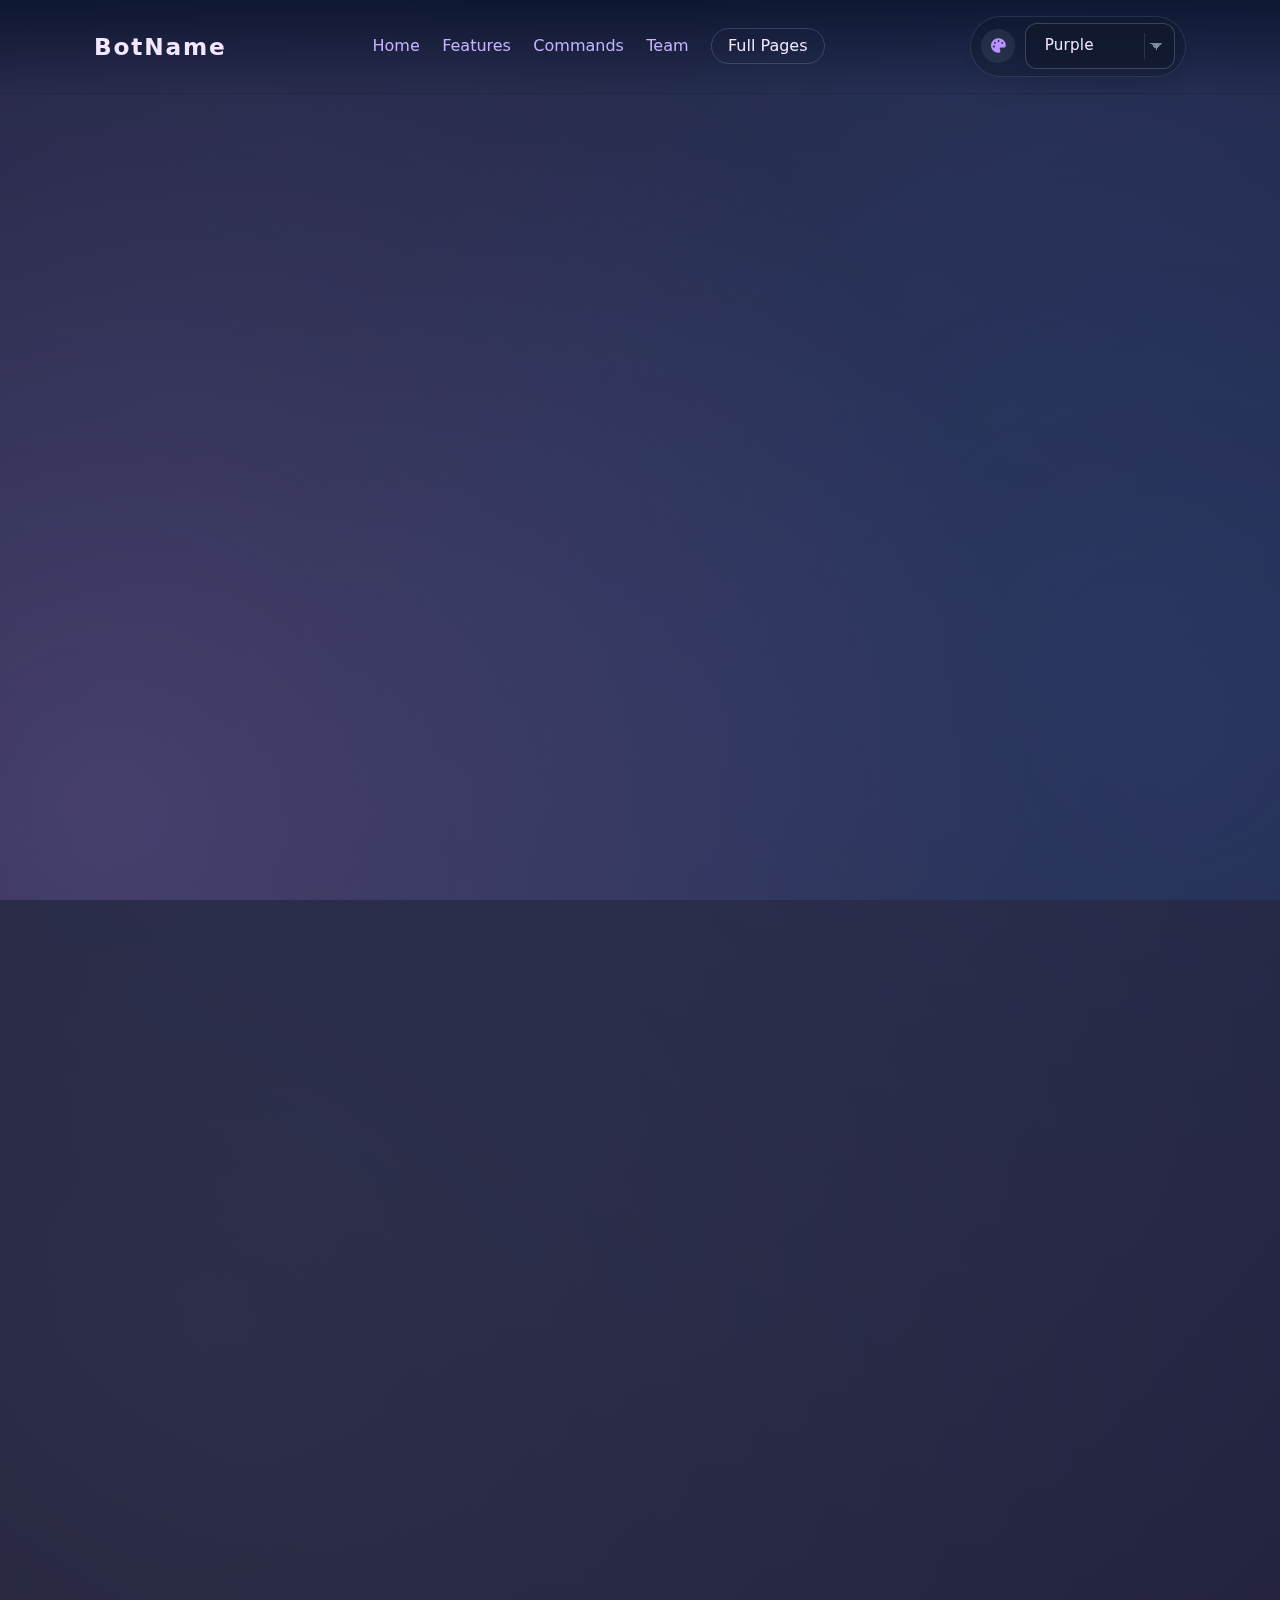
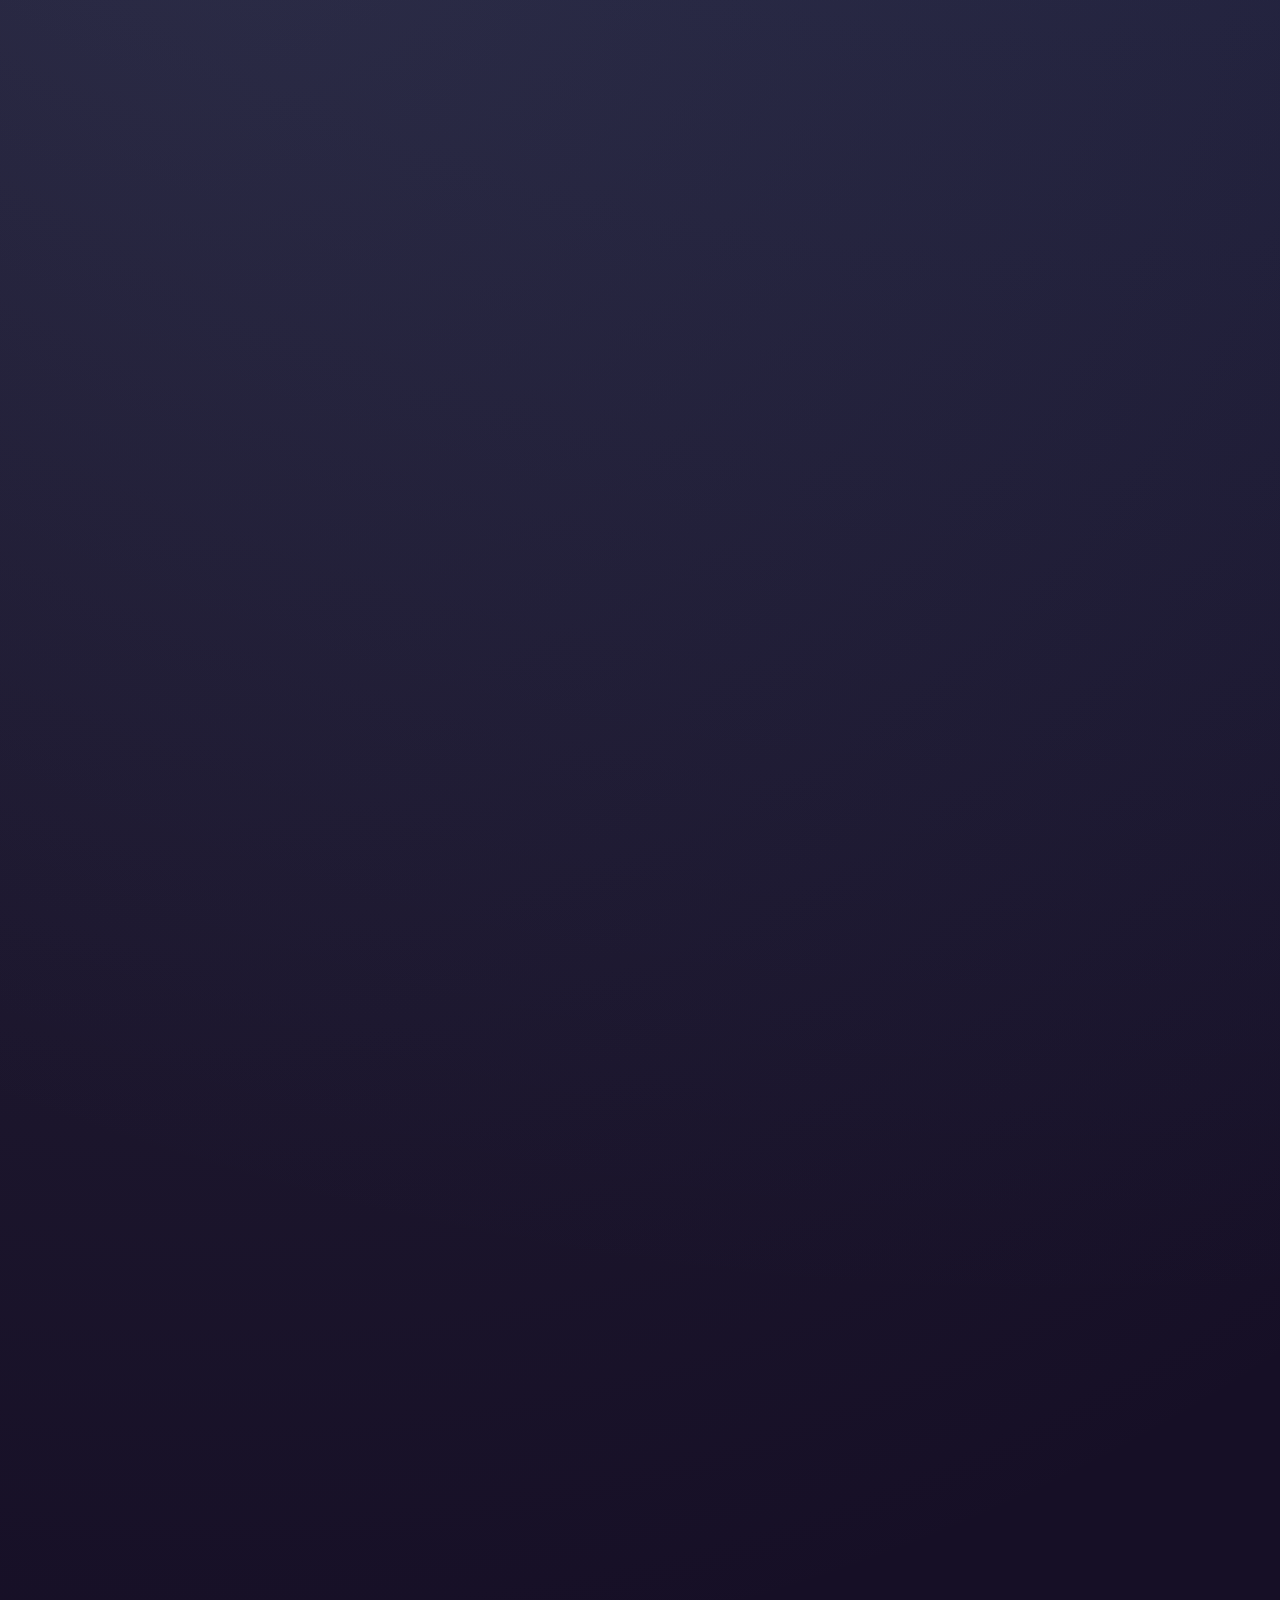
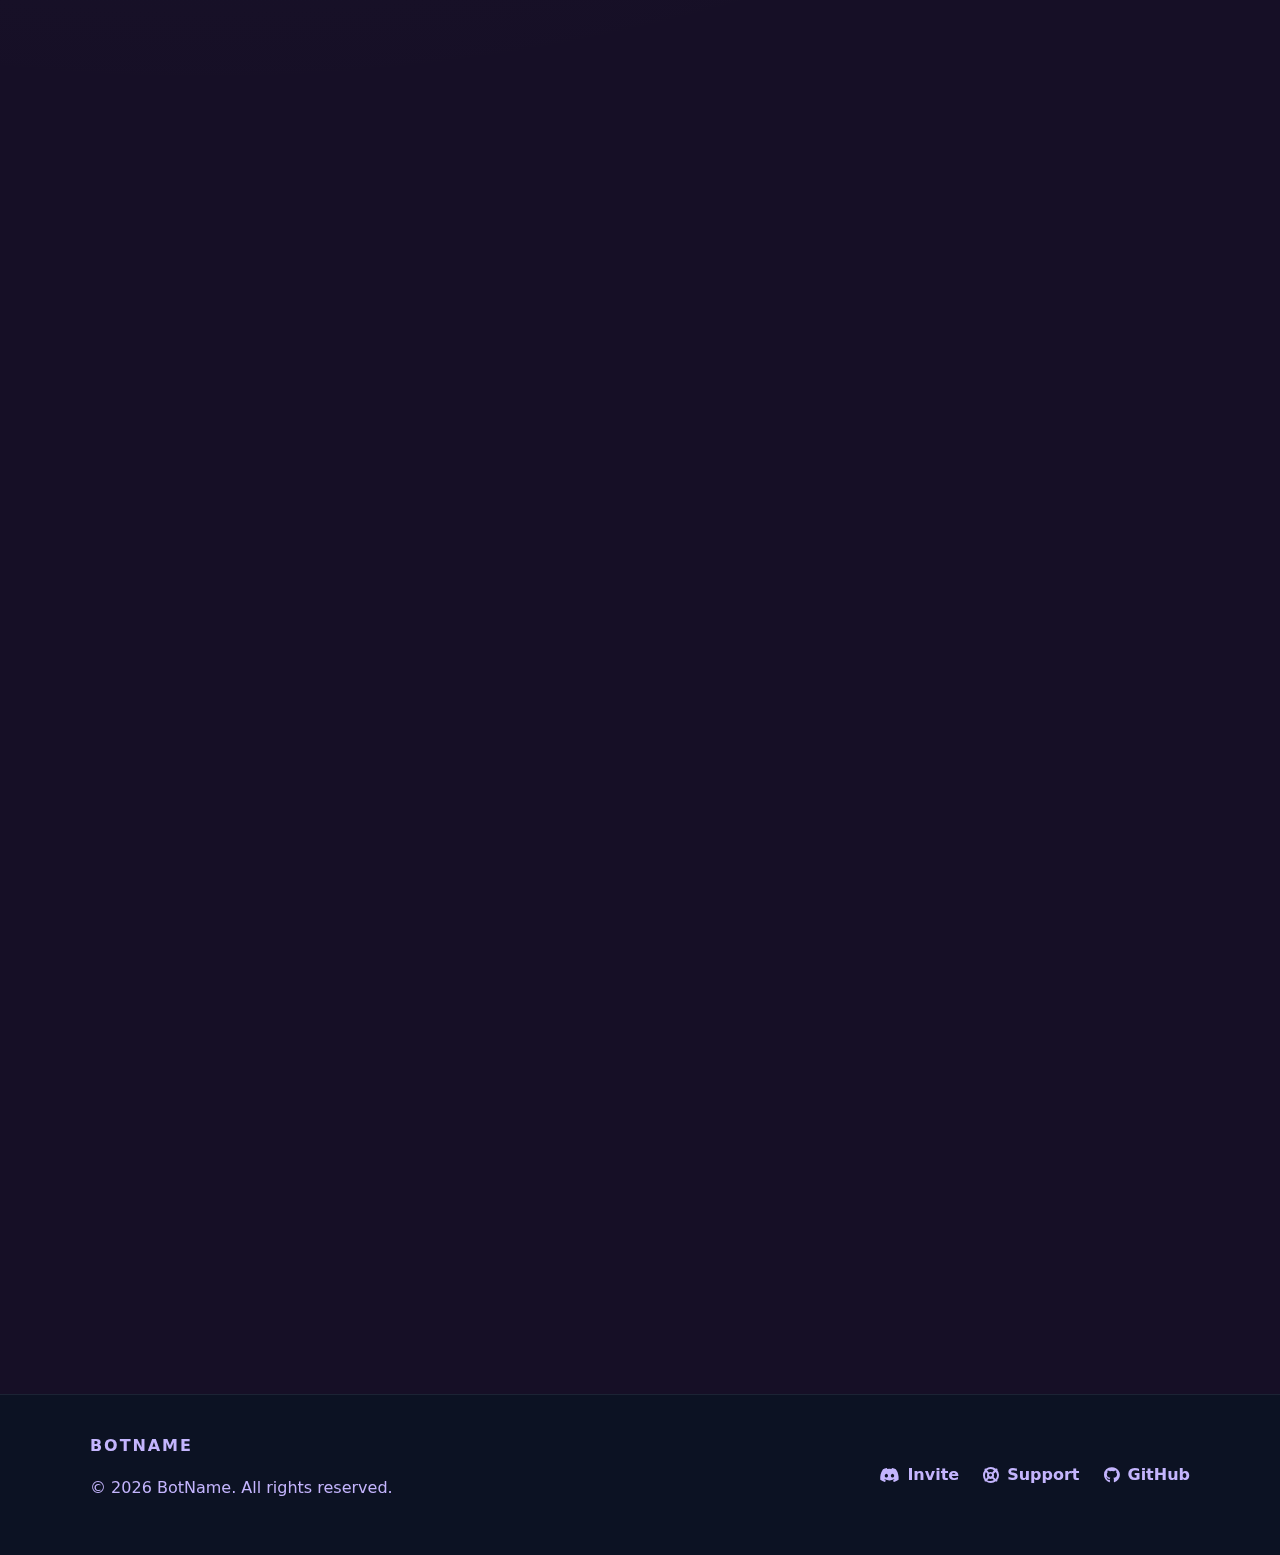
<file: index.html>
<!DOCTYPE html>
<html lang="en">
<head>
    <meta charset="UTF-8">
    <meta name="viewport" content="width=device-width, initial-scale=1.0">
    <title>Discord Bot Template</title>
    <link rel="preconnect" href="https://cdnjs.cloudflare.com" crossorigin>
    <link rel="stylesheet" href="https://cdnjs.cloudflare.com/ajax/libs/font-awesome/6.5.2/css/all.min.css" crossorigin="anonymous" referrerpolicy="no-referrer">
    <link rel="stylesheet" href="style.css">
    <script defer src="settings.js"></script>
    <script defer src="script.js"></script>
</head>
<body data-page="home">
    <header class="site-header">
        <div class="container nav-container">
            <a class="logo" href="#hero" data-setting="botName" data-alt-href="index.html#hero">BotName</a>
            <nav class="main-nav" aria-label="Primary">
                <ul>
                    <li><a class="nav-link" href="#hero" data-alt-href="index.html#hero">Home</a></li>
                    <li><a class="nav-link" href="#features" data-alt-href="index.html#features">Features</a></li>
                    <li><a class="nav-link" href="#commands" data-alt-href="index.html#commands">Commands</a></li>
                    <li><a class="nav-link" href="#team" data-alt-href="index.html#team">Team</a></li>
                    <li><a class="nav-link secondary" href="features.html" aria-label="Open features page">Full Pages</a></li>
                </ul>
            </nav>
            <label class="theme-switcher">
                <span class="theme-label"><i class="fa-solid fa-palette" aria-hidden="true"></i></span>
                <select id="theme-selector" class="custom-select" aria-label="Select color theme">
                    <option value="purple">Purple</option>
                    <option value="void">Void</option>
                    <option value="green">Green</option>
                    <option value="yellow">Yellow</option>
                    <option value="blue">Blue</option>
                    <option value="red">Red</option>
                </select>
            </label>
        </div>
    </header>

    <main>
        <section class="hero reveal" id="hero">
            <div class="container hero-content">
                <div class="hero-text">
                    <p class="eyebrow"><i class="fa-solid fa-sparkles" aria-hidden="true"></i> Meet <span data-setting="botName">BotName</span></p>
                    <h1 data-setting="botTagline">A multipurpose Discord bot template.</h1>
                    <p class="lead" data-setting="botDescription">Your all-in-one Discord companion for moderation, engagement, and automation.</p>
                    <div class="hero-actions">
                        <a class="button primary" data-setting-link="inviteLink" href="#" target="_blank" rel="noopener">
                            <i class="fa-brands fa-discord" aria-hidden="true"></i>
                            Invite Bot
                        </a>
                        <a class="button ghost" href="#features">
                            <i class="fa-solid fa-cubes" aria-hidden="true"></i>
                            Explore Features
                        </a>
                    </div>
                </div>
                <div class="hero-visual" aria-hidden="true">
                    <div class="orbital">
                        <div class="planet"></div>
                        <div class="ring"></div>
                        <div class="ring secondary"></div>
                    </div>
                </div>
            </div>
        </section>

        <section class="section features-section reveal" id="features">
            <div class="container section-header">
                <h2>Everything your server needs.</h2>
                <p>Curated systems that help you moderate, engage, and grow without the busywork.</p>
            </div>
            <div class="container feature-grid">
                <article class="feature-card">
                    <div class="icon-badge">
                        <i class="fa-solid fa-shield-halved" aria-hidden="true"></i>
                    </div>
                    <h3>Adaptive Moderation</h3>
                    <p>Automated filters and escalation paths keep conversations healthy while surfacing the events that matter.</p>
                </article>
                <article class="feature-card">
                    <div class="icon-badge">
                        <i class="fa-solid fa-robot" aria-hidden="true"></i>
                    </div>
                    <h3>Workflow Automations</h3>
                    <p>Slash commands, triggers, and schedules help you run complex sequences with a single message.</p>
                </article>
                <article class="feature-card">
                    <div class="icon-badge">
                        <i class="fa-solid fa-chart-line" aria-hidden="true"></i>
                    </div>
                    <h3>Actionable Insights</h3>
                    <p>Live dashboards and exportable logs give every moderator the context they need to respond quickly.</p>
                </article>
                <article class="feature-card">
                    <div class="icon-badge">
                        <i class="fa-solid fa-gamepad" aria-hidden="true"></i>
                    </div>
                    <h3>Community Perks</h3>
                    <p>Levels, minigames, and smart responses keep members engaged and encourage new joins.</p>
                </article>
                <article class="feature-card">
                    <div class="icon-badge">
                        <i class="fa-solid fa-user-shield" aria-hidden="true"></i>
                    </div>
                    <h3>Role Management</h3>
                    <p>Verification flows, onboarding prompts, and granular permissions remove the friction of managing growth.</p>
                </article>
                <article class="feature-card">
                    <div class="icon-badge">
                        <i class="fa-solid fa-brain" aria-hidden="true"></i>
                    </div>
                    <h3>AI Assistance</h3>
                    <p>Intelligent replies and automated FAQs lighten the load on staff and keep answers accurate.</p>
                </article>
            </div>
            <div class="container section-footer">
                <a class="text-link" href="features.html">
                    <i class="fa-solid fa-arrow-up-right-from-square" aria-hidden="true"></i>
                    Open full features page
                </a>
            </div>
        </section>

        <section class="section commands-section reveal" id="commands">
            <div class="container section-header">
                <h2>Commands at a glance.</h2>
                <p>Search and filter to find the command you need in seconds.</p>
            </div>
            <div class="container commands-card">
                <div class="commands-toolbar">
                    <label class="field">
                        <span class="field-label"><i class="fa-solid fa-magnifying-glass" aria-hidden="true"></i> Search</span>
                        <input type="search" id="command-search" placeholder="Type to search commands" autocomplete="off">
                    </label>
                    <label class="field">
                        <span class="field-label"><i class="fa-solid fa-layer-group" aria-hidden="true"></i> Category</span>
                        <select id="command-filter" class="custom-select" aria-label="Filter commands by category">
                            <option value="all">All categories</option>
                        </select>
                    </label>
                </div>
                <div class="command-table-wrapper">
                    <table class="command-table">
                        <thead>
                            <tr>
                                <th scope="col">Command</th>
                                <th scope="col">Category</th>
                                <th scope="col">Usage</th>
                            </tr>
                        </thead>
                        <tbody id="command-body"></tbody>
                    </table>
                </div>
            </div>
            <div class="container section-footer">
                <a class="text-link" href="commands.html">
                    <i class="fa-solid fa-arrow-up-right-from-square" aria-hidden="true"></i>
                    Open full commands page
                </a>
            </div>
        </section>

        <section class="section team-section reveal" id="team" data-team-section>
            <div class="container section-header">
                <h2>The team behind <span data-setting="botName">BotName</span>.</h2>
                <p>A multidisciplinary crew building tools that empower community leaders everywhere.</p>
            </div>
            <div class="container team-grid">
                <article class="team-card">
                    <div class="avatar">
                        <img src="assets/avatar-aria.svg" alt="Portrait of Aria Chen">
                    </div>
                    <h3>Aria Chen</h3>
                    <p class="role">Lead Developer</p>
                    <p>Architects the systems powering <span data-setting="botName">BotName</span> and keeps everything scalable.</p>
                </article>
                <article class="team-card">
                    <div class="avatar">
                        <img src="assets/avatar-diego.svg" alt="Portrait of Diego Marin">
                    </div>
                    <h3>Diego Marin</h3>
                    <p class="role">Product Designer</p>
                    <p>Designs intuitive flows so every server owner can configure the bot with confidence.</p>
                </article>
                <article class="team-card">
                    <div class="avatar">
                        <img src="assets/avatar-sana.svg" alt="Portrait of Sana Iqbal">
                    </div>
                    <h3>Sana Iqbal</h3>
                    <p class="role">Community Lead</p>
                    <p>Collects feedback from partner servers and turns insights into roadmap updates.</p>
                </article>
                <article class="team-card">
                    <div class="avatar">
                        <img src="assets/avatar-luca.svg" alt="Portrait of Luca Romero">
                    </div>
                    <h3>Luca Romero</h3>
                    <p class="role">AI Specialist</p>
                    <p>Builds intelligent automations that adapt <span data-setting="botName">BotName</span> to every community style.</p>
                </article>
            </div>
            <div class="container section-footer">
                <a class="text-link" href="team.html">
                    <i class="fa-solid fa-arrow-up-right-from-square" aria-hidden="true"></i>
                    Meet the full team
                </a>
            </div>
        </section>
    </main>

    <footer class="site-footer">
        <div class="container footer-content">
            <div>
                <p class="footer-title"><span data-setting="botName">BotName</span></p>
                <p>&copy; <span id="current-year"></span> <span data-setting="botName">BotName</span>. All rights reserved.</p>
            </div>
            <div class="footer-links">
                <a data-setting-link="inviteLink" href="#" target="_blank" rel="noopener">
                    <i class="fa-brands fa-discord" aria-hidden="true"></i>
                    Invite
                </a>
                <a data-setting-link="supportServer" href="#" target="_blank" rel="noopener">
                    <i class="fa-solid fa-life-ring" aria-hidden="true"></i>
                    Support
                </a>
                <a href="https://github.com/mutesuffering/Discord-Bot-Website-Template" target="_blank" rel="noopener">
                    <i class="fa-brands fa-github" aria-hidden="true"></i>
                    GitHub
                </a>
            </div>
        </div>
    </footer>

    <button id="back-to-top" type="button" aria-label="Back to top">
        <i class="fa-solid fa-arrow-up"></i>
    </button>
</body>
</html>
</file>
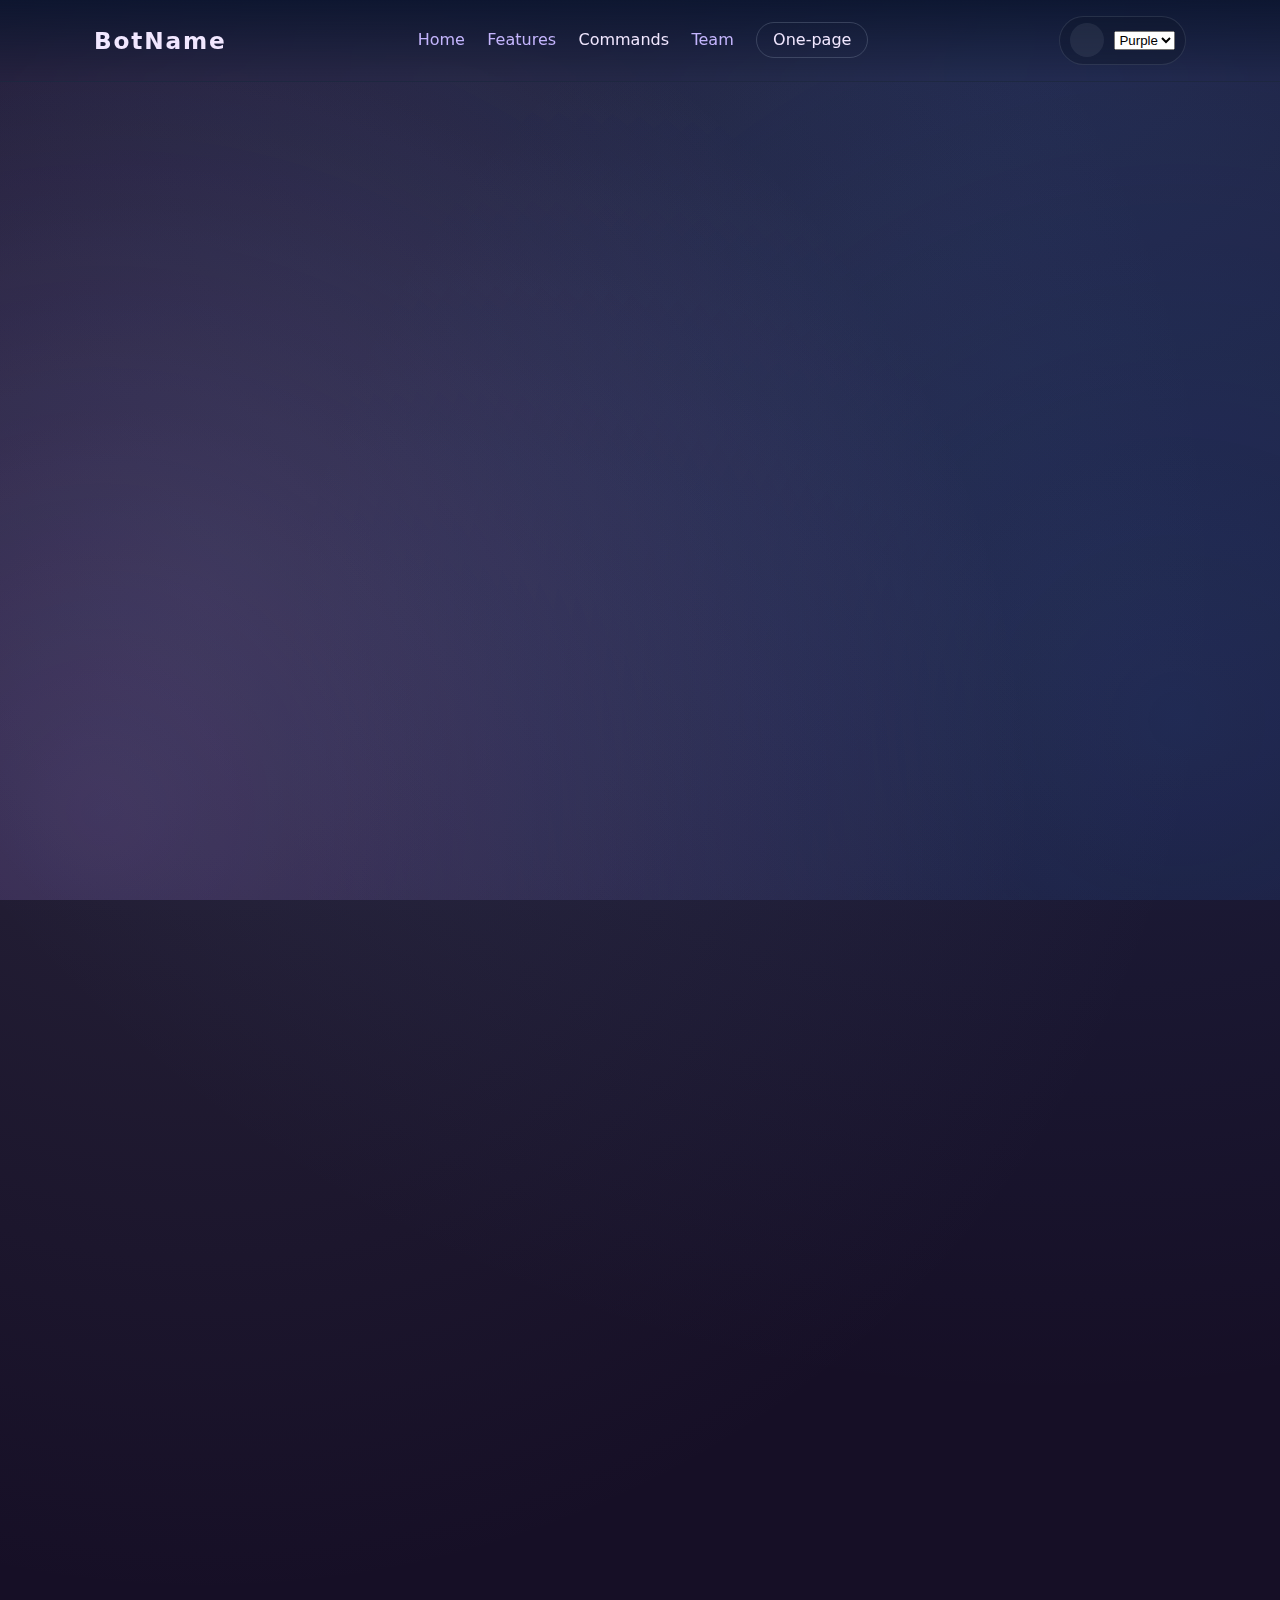
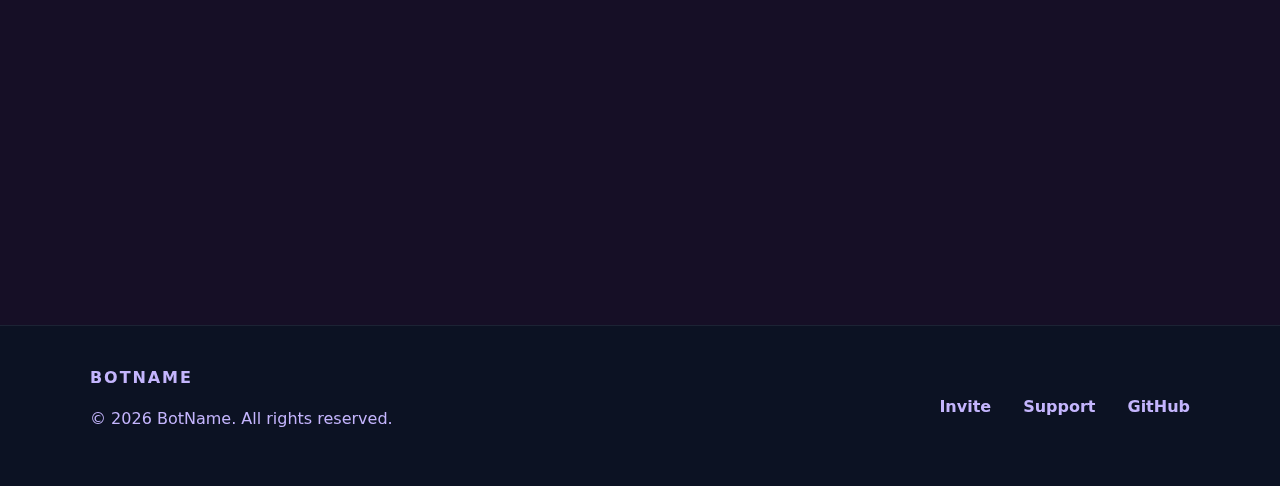
<file: commands.html>
<!DOCTYPE html>
<html lang="en">
<head>
    <meta charset="UTF-8">
    <meta name="viewport" content="width=device-width, initial-scale=1.0">
    <title>Discord Bot Template</title>
    <link rel="preconnect" href="https://cdnjs.cloudflare.com" crossorigin>
    <link rel="stylesheet" href="https://cdnjs.cloudflare.com/ajax/libs/font-awesome/6.5.2/css/all.min.css" integrity="sha512-7N8V0NQY0SFOxXXIQK5vCk1vZ1tcHTul3e8DqRL3OjaxAg/P6MqxsVXni4eWh05rq6ArtyTcidH8333AdxgV1A==" crossorigin="anonymous" referrerpolicy="no-referrer">
    <link rel="stylesheet" href="style.css">
    <script defer src="settings.js"></script>
    <script defer src="script.js"></script>
</head>
<body data-page="commands">
    <header class="site-header">
        <div class="container nav-container">
            <a class="logo" href="index.html#hero" data-setting="botName">BotName</a>
            <nav class="main-nav" aria-label="Primary">
                <ul>
                    <li><a class="nav-link" href="index.html#hero">Home</a></li>
                    <li><a class="nav-link" href="features.html">Features</a></li>
                    <li><a class="nav-link" href="commands.html">Commands</a></li>
                    <li><a class="nav-link" href="team.html">Team</a></li>
                    <li><a class="nav-link secondary" href="index.html#commands">One-page</a></li>
                </ul>
            </nav>
            <label class="theme-switcher">
                <span class="theme-label"><i class="fa-solid fa-palette" aria-hidden="true"></i></span>
                <select id="theme-selector" aria-label="Select color theme">
                    <option value="purple">Purple</option>
                    <option value="void">Void</option>
                    <option value="green">Green</option>
                    <option value="yellow">Yellow</option>
                    <option value="blue">Blue</option>
                    <option value="red">Red</option>
                </select>
            </label>
        </div>
    </header>

    <main>
        <section class="page-hero reveal">
            <div class="container page-hero-content">
                <h1><span data-setting="botName">BotName</span> command reference.</h1>
                <p>Filter by category, search keywords, and uncover the right syntax fast.</p>
            </div>
        </section>

        <section class="commands-section reveal">
            <div class="container commands-card">
                <div class="commands-toolbar">
                    <label class="field">
                        <span class="field-label"><i class="fa-solid fa-magnifying-glass" aria-hidden="true"></i> Search</span>
                        <input type="search" id="command-search" placeholder="Search by name, category, or usage" autocomplete="off">
                    </label>
                    <label class="field">
                        <span class="field-label"><i class="fa-solid fa-layer-group" aria-hidden="true"></i> Category</span>
                        <select id="command-filter">
                            <option value="all">All categories</option>
                        </select>
                    </label>
                </div>
                <div class="command-table-wrapper">
                    <table class="command-table">
                        <thead>
                            <tr>
                                <th scope="col">Command</th>
                                <th scope="col">Category</th>
                                <th scope="col">Usage</th>
                            </tr>
                        </thead>
                        <tbody id="command-body"></tbody>
                    </table>
                </div>
            </div>
        </section>
    </main>

    <footer class="site-footer">
        <div class="container footer-content">
            <div>
                <p class="footer-title"><span data-setting="botName">BotName</span></p>
                <p>&copy; <span id="current-year"></span> <span data-setting="botName">BotName</span>. All rights reserved.</p>
            </div>
            <div class="footer-links">
                <a data-setting-link="inviteLink" href="#" target="_blank" rel="noopener">
                    <i class="fa-brands fa-discord" aria-hidden="true"></i>
                    Invite
                </a>
                <a data-setting-link="supportServer" href="#" target="_blank" rel="noopener">
                    <i class="fa-solid fa-life-ring" aria-hidden="true"></i>
                    Support
                </a>
                <a href="https://github.com" target="_blank" rel="noopener">
                    <i class="fa-brands fa-github" aria-hidden="true"></i>
                    GitHub
                </a>
            </div>
        </div>
    </footer>

    <button id="back-to-top" type="button" aria-label="Back to top">
        <i class="fa-solid fa-arrow-up"></i>
    </button>
</body>
</html>
</file>
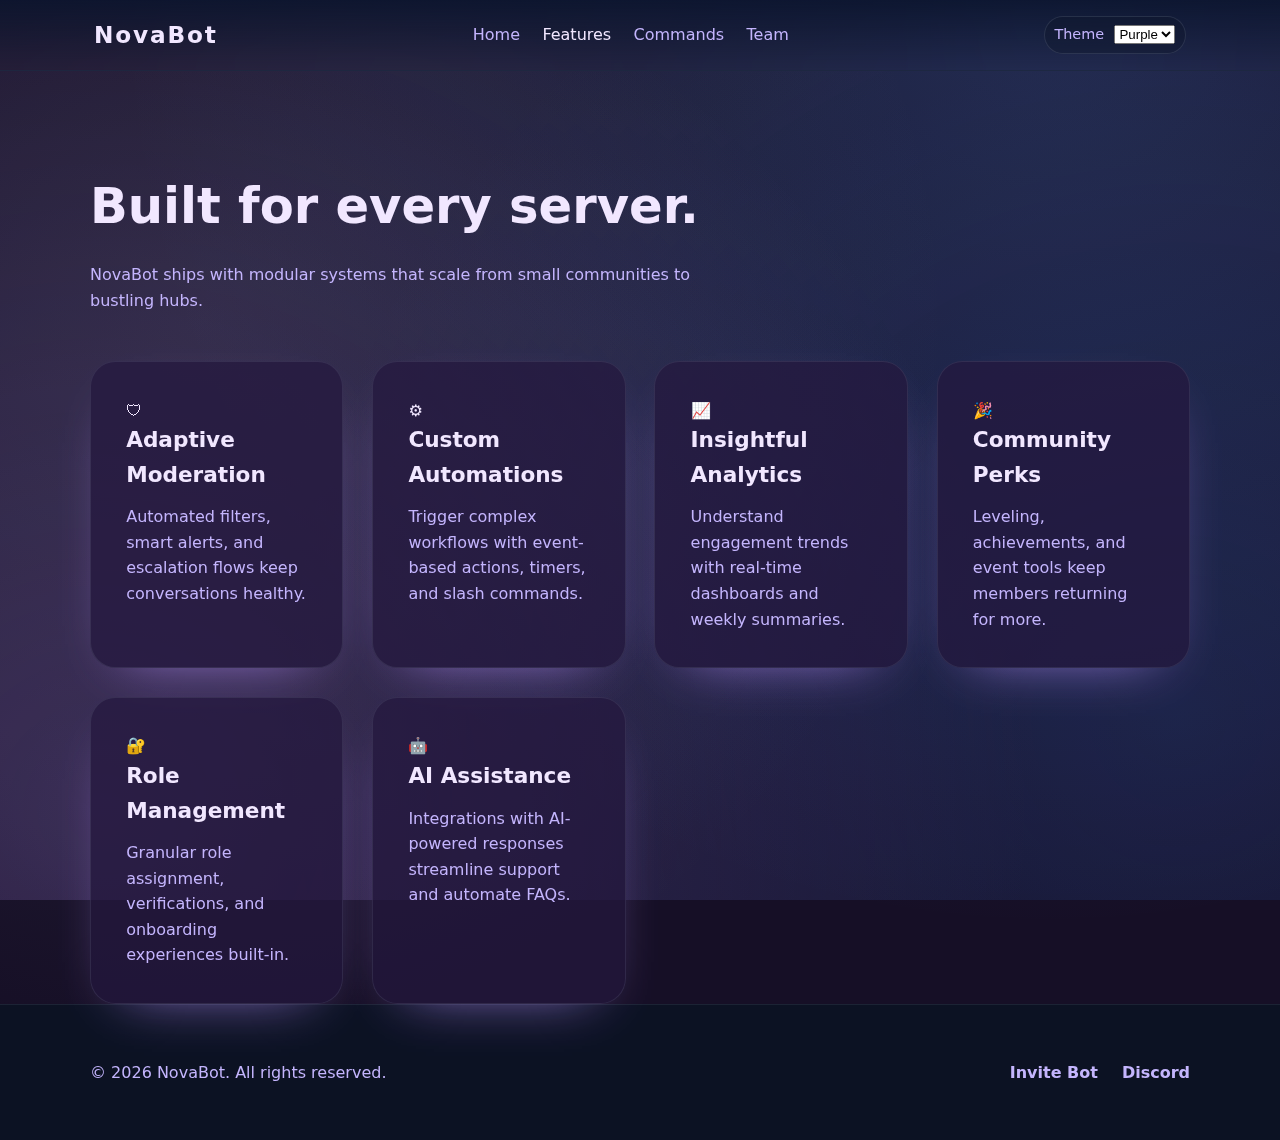
<file: features.html>
<!DOCTYPE html>
<html lang="en">
<head>
    <meta charset="UTF-8">
    <meta name="viewport" content="width=device-width, initial-scale=1.0">
    <title>NovaBot | Features</title>
    <link rel="stylesheet" href="style.css">
    <script defer src="script.js"></script>
</head>
<body data-page="features">
    <header class="site-header">
        <div class="container nav-container">
            <a class="logo" href="index.html">NovaBot</a>
            <nav class="main-nav" aria-label="Primary">
                <ul>
                    <li><a class="nav-link" href="index.html">Home</a></li>
                    <li><a class="nav-link" href="features.html">Features</a></li>
                    <li><a class="nav-link" href="commands.html">Commands</a></li>
                    <li><a class="nav-link" href="team.html">Team</a></li>
                </ul>
            </nav>
            <label class="theme-switcher">
                <span>Theme</span>
                <select id="theme-selector" aria-label="Select color theme">
                    <option value="purple">Purple</option>
                    <option value="void">Void</option>
                    <option value="green">Green</option>
                    <option value="yellow">Yellow</option>
                    <option value="blue">Blue</option>
                    <option value="red">Red</option>
                </select>
            </label>
        </div>
    </header>

    <main>
        <section class="page-hero">
            <div class="container page-hero-content">
                <h1>Built for every server.</h1>
                <p>NovaBot ships with modular systems that scale from small communities to bustling hubs.</p>
            </div>
        </section>

        <section class="feature-grid-section">
            <div class="container feature-grid">
                <article class="feature-card">
                    <div class="feature-icon" aria-hidden="true">&#x1F6E1;</div>
                    <h2>Adaptive Moderation</h2>
                    <p>Automated filters, smart alerts, and escalation flows keep conversations healthy.</p>
                </article>
                <article class="feature-card">
                    <div class="feature-icon" aria-hidden="true">&#9881;</div>
                    <h2>Custom Automations</h2>
                    <p>Trigger complex workflows with event-based actions, timers, and slash commands.</p>
                </article>
                <article class="feature-card">
                    <div class="feature-icon" aria-hidden="true">&#128200;</div>
                    <h2>Insightful Analytics</h2>
                    <p>Understand engagement trends with real-time dashboards and weekly summaries.</p>
                </article>
                <article class="feature-card">
                    <div class="feature-icon" aria-hidden="true">&#127881;</div>
                    <h2>Community Perks</h2>
                    <p>Leveling, achievements, and event tools keep members returning for more.</p>
                </article>
                <article class="feature-card">
                    <div class="feature-icon" aria-hidden="true">&#128272;</div>
                    <h2>Role Management</h2>
                    <p>Granular role assignment, verifications, and onboarding experiences built-in.</p>
                </article>
                <article class="feature-card">
                    <div class="feature-icon" aria-hidden="true">&#129302;</div>
                    <h2>AI Assistance</h2>
                    <p>Integrations with AI-powered responses streamline support and automate FAQs.</p>
                </article>
            </div>
        </section>
    </main>

    <footer class="site-footer">
        <div class="container footer-content">
            <p>&copy; <span id="current-year"></span> NovaBot. All rights reserved.</p>
            <div class="footer-links">
                <a href="#">Invite Bot</a>
                <a href="https://discord.com" rel="noopener">Discord</a>
            </div>
        </div>
    </footer>
</body>
</html>
</file>
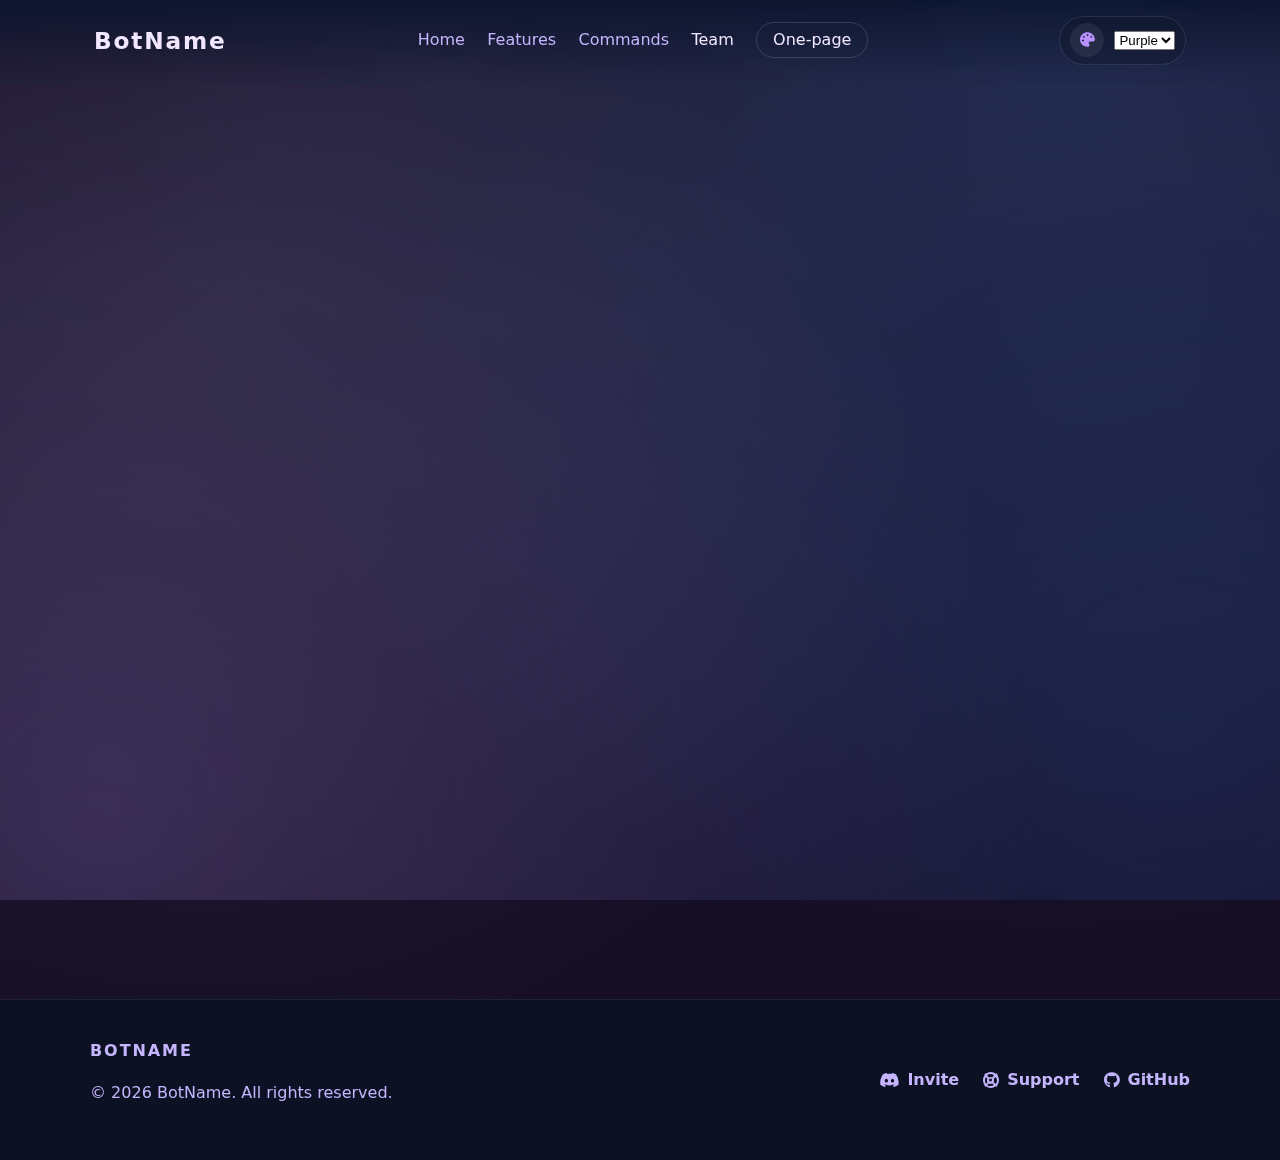
<file: team.html>
<!DOCTYPE html>
<html lang="en">
<head>
    <meta charset="UTF-8">
    <meta name="viewport" content="width=device-width, initial-scale=1.0">
    <title>Discord Bot Template</title>
    <link rel="preconnect" href="https://cdnjs.cloudflare.com" crossorigin>
    <link rel="stylesheet" href="https://cdnjs.cloudflare.com/ajax/libs/font-awesome/6.5.2/css/all.min.css" crossorigin="anonymous" referrerpolicy="no-referrer">
    <link rel="stylesheet" href="style.css">
    <script defer src="settings.js"></script>
    <script defer src="script.js"></script>
</head>
<body data-page="team">
    <header class="site-header">
        <div class="container nav-container">
            <a class="logo" href="index.html#hero" data-setting="botName">BotName</a>
            <nav class="main-nav" aria-label="Primary">
                <ul>
                    <li><a class="nav-link" href="index.html#hero">Home</a></li>
                    <li><a class="nav-link" href="features.html">Features</a></li>
                    <li><a class="nav-link" href="commands.html">Commands</a></li>
                    <li><a class="nav-link" href="team.html">Team</a></li>
                    <li><a class="nav-link secondary" href="index.html#team">One-page</a></li>
                </ul>
            </nav>
            <label class="theme-switcher">
                <span class="theme-label"><i class="fa-solid fa-palette" aria-hidden="true"></i></span>
                <select id="theme-selector" aria-label="Select color theme">
                    <option value="purple">Purple</option>
                    <option value="void">Void</option>
                    <option value="green">Green</option>
                    <option value="yellow">Yellow</option>
                    <option value="blue">Blue</option>
                    <option value="red">Red</option>
                </select>
            </label>
        </div>
    </header>

    <main>
        <section class="page-hero reveal">
            <div class="container page-hero-content">
                <h1>The builders of <span data-setting="botName">BotName</span>.</h1>
                <p>Designers, developers, and community strategists shaping tools with a player-first mindset.</p>
            </div>
        </section>

        <section class="section team-section reveal">
            <div class="container team-grid team-grid--expanded">
                <article class="team-card">
                    <div class="avatar">
                        <img src="assets/avatar-aria.svg" alt="Portrait of Aria Chen">
                    </div>
                    <h2>Aria Chen</h2>
                    <p class="role">Lead Developer</p>
                    <p>Oversees architecture, builds new systems, and ensures every deployment is reliable.</p>
                    <ul class="team-links">
                        <li><a href="#" aria-label="Aria GitHub"><i class="fa-brands fa-github" aria-hidden="true"></i></a></li>
                        <li><a href="#" aria-label="Aria Twitter"><i class="fa-brands fa-x-twitter" aria-hidden="true"></i></a></li>
                    </ul>
                </article>
                <article class="team-card">
                    <div class="avatar">
                        <img src="assets/avatar-diego.svg" alt="Portrait of Diego Marin">
                    </div>
                    <h2>Diego Marin</h2>
                    <p class="role">Product Designer</p>
                    <p>Shapes the admin experience, prototypes flows, and manages component libraries.</p>
                    <ul class="team-links">
                        <li><a href="#" aria-label="Diego Dribbble"><i class="fa-brands fa-dribbble" aria-hidden="true"></i></a></li>
                        <li><a href="#" aria-label="Diego Behance"><i class="fa-brands fa-behance" aria-hidden="true"></i></a></li>
                    </ul>
                </article>
                <article class="team-card">
                    <div class="avatar">
                        <img src="assets/avatar-sana.svg" alt="Portrait of Sana Iqbal">
                    </div>
                    <h2>Sana Iqbal</h2>
                    <p class="role">Community Lead</p>
                    <p>Gathers feedback from partner servers and translates needs into actionable goals.</p>
                    <ul class="team-links">
                        <li><a href="#" aria-label="Sana Discord"><i class="fa-brands fa-discord" aria-hidden="true"></i></a></li>
                        <li><a href="#" aria-label="Sana LinkedIn"><i class="fa-brands fa-linkedin-in" aria-hidden="true"></i></a></li>
                    </ul>
                </article>
                <article class="team-card">
                    <div class="avatar">
                        <img src="assets/avatar-luca.svg" alt="Portrait of Luca Romero">
                    </div>
                    <h2>Luca Romero</h2>
                    <p class="role">AI Specialist</p>
                    <p>Develops adaptive models for moderation, summarisation, and proactive alerts.</p>
                    <ul class="team-links">
                        <li><a href="#" aria-label="Luca GitHub"><i class="fa-brands fa-github" aria-hidden="true"></i></a></li>
                        <li><a href="#" aria-label="Luca Medium"><i class="fa-brands fa-medium" aria-hidden="true"></i></a></li>
                    </ul>
                </article>
            </div>
        </section>
    </main>

    <footer class="site-footer">
        <div class="container footer-content">
            <div>
                <p class="footer-title"><span data-setting="botName">BotName</span></p>
                <p>&copy; <span id="current-year"></span> <span data-setting="botName">BotName</span>. All rights reserved.</p>
            </div>
            <div class="footer-links">
                <a data-setting-link="inviteLink" href="#" target="_blank" rel="noopener">
                    <i class="fa-brands fa-discord" aria-hidden="true"></i>
                    Invite
                </a>
                <a data-setting-link="supportServer" href="#" target="_blank" rel="noopener">
                    <i class="fa-solid fa-life-ring" aria-hidden="true"></i>
                    Support
                </a>
                <a href="https://github.com" target="_blank" rel="noopener">
                    <i class="fa-brands fa-github" aria-hidden="true"></i>
                    GitHub
                </a>
            </div>
        </div>
    </footer>

    <button id="back-to-top" type="button" aria-label="Back to top">
        <i class="fa-solid fa-arrow-up"></i>
    </button>
</body>
</html>
</file>
<file: style.css>
:root {
    --color-bg: #0f172a;
    --color-surface: rgba(15, 23, 42, 0.7);
    --color-surface-strong: rgba(15, 23, 42, 0.85);
    --color-text: #e2e8f0;
    --color-muted: #94a3b8;
    --color-accent: #a855f7;
    --color-accent-soft: rgba(168, 85, 247, 0.2);
    --shadow-soft: 0 30px 70px -45px rgba(15, 23, 42, 0.8);
    --font-sans: 'Segoe UI', system-ui, -apple-system, BlinkMacSystemFont, 'Helvetica Neue', sans-serif;
}

*,
*::before,
*::after {
    box-sizing: border-box;
}

html {
    font-size: 16px;
    scroll-behavior: smooth;
}

body {
    margin: 0;
    min-height: 100vh;
    font-family: var(--font-sans);
    color: var(--color-text);
    background:
        radial-gradient(circle at 16% 28%, rgba(148, 163, 184, 0.14), transparent 55%),
        radial-gradient(circle at 82% 0%, rgba(96, 165, 250, 0.18), transparent 60%),
        var(--color-bg);
    line-height: 1.6;
    transition: background 0.6s ease, color 0.6s ease;
}

body::before {
    content: "";
    position: fixed;
    inset: 0;
    pointer-events: none;
    background:
        radial-gradient(circle at 8% 90%, var(--color-accent-soft), transparent 65%),
        radial-gradient(circle at 92% 80%, rgba(59, 130, 246, 0.18), transparent 65%);
    opacity: 0.8;
    z-index: -1;
    transition: background 0.6s ease, opacity 0.6s ease;
}

a {
    color: inherit;
    text-decoration: none;
}

img {
    max-width: 100%;
    display: block;
}

.container {
    width: min(1100px, 92vw);
    margin: 0 auto;
}

.site-header {
    position: sticky;
    top: 0;
    z-index: 20;
    backdrop-filter: blur(18px);
    background: linear-gradient(180deg, rgba(10, 20, 45, 0.85), transparent);
    border-bottom: 1px solid rgba(148, 163, 184, 0.12);
}

.nav-container {
    display: flex;
    align-items: center;
    justify-content: space-between;
    gap: 1.5rem;
    padding: 1rem 0.25rem;
}

.logo {
    font-weight: 700;
    font-size: 1.45rem;
    letter-spacing: 0.08em;
}

.main-nav ul {
    display: flex;
    align-items: center;
    gap: 1.4rem;
    list-style: none;
    margin: 0;
    padding: 0;
}

.nav-link {
    padding: 0.4rem 0;
    font-weight: 500;
    color: var(--color-muted);
    transition: color 0.3s ease;
}

.nav-link:hover,
.nav-link:focus-visible,
.nav-link[aria-current="page"] {
    color: var(--color-text);
}

.nav-link.secondary {
    padding: 0.45rem 1rem;
    border-radius: 999px;
    border: 1px solid rgba(148, 163, 184, 0.28);
    color: var(--color-text);
    transition: border 0.3s ease, transform 0.3s ease;
}

.nav-link.secondary:hover,
.nav-link.secondary:focus-visible {
    border-color: var(--color-accent);
    transform: translateY(-2px);
}

.theme-switcher {
    position: relative;
    display: inline-flex;
    align-items: center;
    gap: 0.65rem;
    padding: 0.4rem 0.6rem;
    border-radius: 999px;
    background: rgba(15, 23, 42, 0.4);
    border: 1px solid rgba(148, 163, 184, 0.18);
    color: var(--color-muted);
    font-size: 0.9rem;
    box-shadow: 0 18px 36px -28px rgba(15, 23, 42, 0.8);
}

.theme-switcher .theme-label {
    display: inline-flex;
    align-items: center;
    justify-content: center;
    width: 34px;
    height: 34px;
    border-radius: 50%;
    background: rgba(148, 163, 184, 0.12);
    color: var(--color-accent);
}

.custom-select {
    appearance: none;
    -webkit-appearance: none;
    -moz-appearance: none;
    width: 100%;
    min-height: 2.7rem;
    padding: 0.75rem 1.15rem;
    padding-right: 3rem;
    border-radius: 12px;
    border: 1px solid rgba(148, 163, 184, 0.32);
    background-color: rgba(15, 23, 42, 0.68);
    color: var(--color-text);
    font-family: inherit;
    font-size: 0.95rem;
    font-weight: 500;
    letter-spacing: 0.01em;
    line-height: 1.3;
    cursor: pointer;
    transition: border 0.25s ease, box-shadow 0.25s ease, transform 0.25s ease, background 0.25s ease;
    text-align: left;
    text-align-last: left;
    display: inline-block;
    box-shadow: 0 12px 28px -20px rgba(15, 23, 42, 0.8);
    background-image:
        linear-gradient(45deg, transparent 50%, rgba(148, 163, 184, 0.78) 50%),
        linear-gradient(-45deg, transparent 50%, rgba(148, 163, 184, 0.78) 50%),
        linear-gradient(to right, rgba(148, 163, 184, 0.18), rgba(148, 163, 184, 0.18));
    background-position: calc(100% - 1.1rem) center, calc(100% - 0.7rem) center, calc(100% - 1.85rem) center;
    background-size: 7px 7px, 7px 7px, 1px 60%;
    background-repeat: no-repeat;
}

.custom-select:hover {
    border-color: var(--color-accent);
    box-shadow: 0 0 0 2px rgba(168, 85, 247, 0.22), 0 14px 34px -22px rgba(168, 85, 247, 0.45);
    background-image:
        linear-gradient(45deg, transparent 50%, var(--color-accent) 50%),
        linear-gradient(-45deg, transparent 50%, var(--color-accent) 50%),
        linear-gradient(to right, rgba(168, 85, 247, 0.24), rgba(168, 85, 247, 0.24));
}

.custom-select:focus,
.custom-select:focus-visible {
    outline: none;
    border-color: var(--color-accent);
    box-shadow: 0 0 0 3px rgba(168, 85, 247, 0.28), 0 16px 36px -22px rgba(168, 85, 247, 0.5);
    transform: translateY(-1px) scale(1.01);
    background-image:
        linear-gradient(45deg, transparent 50%, var(--color-accent) 50%),
        linear-gradient(-45deg, transparent 50%, var(--color-accent) 50%),
        linear-gradient(to right, rgba(168, 85, 247, 0.26), rgba(168, 85, 247, 0.26));
}

.custom-select option {
    background-color: rgba(10, 19, 35, 0.98);
    color: var(--color-text);
    font-family: inherit;
    font-size: 0.95rem;
    padding: 0.65rem 1rem;
}

.custom-select option:checked {
    background-color: rgba(168, 85, 247, 0.32);
}

.custom-select option:hover {
    background-color: rgba(148, 163, 184, 0.2);
}

select::-ms-expand {
    display: none;
}

.theme-switcher .custom-select {
    width: auto;
    min-width: 150px;
    background-color: rgba(15, 23, 42, 0.55);
}

.hero {
    padding: 7rem 0 5rem;
}

.hero-content {
    display: grid;
    grid-template-columns: repeat(auto-fit, minmax(280px, 1fr));
    gap: 3rem;
    align-items: center;
}

.hero-text .eyebrow {
    margin: 0 0 0.75rem;
    text-transform: uppercase;
    letter-spacing: 0.24em;
    font-size: 0.75rem;
    color: var(--color-muted);
    display: inline-flex;
    align-items: center;
    gap: 0.5rem;
}

.hero-text h1 {
    margin: 0 0 1.2rem;
    font-size: clamp(2.5rem, 6vw, 3.6rem);
    line-height: 1.1;
    letter-spacing: -0.01em;
}

.hero-text .lead {
    margin: 0 0 2rem;
    max-width: 34rem;
    color: var(--color-muted);
    font-size: 1.05rem;
}

.hero-actions {
    display: flex;
    gap: 1rem;
    flex-wrap: wrap;
}

.button {
    display: inline-flex;
    align-items: center;
    gap: 0.6rem;
    justify-content: center;
    padding: 0.85rem 1.6rem;
    border-radius: 999px;
    font-weight: 600;
    letter-spacing: 0.03em;
    transition: transform 0.3s ease, box-shadow 0.3s ease, background 0.3s ease;
}

.button.primary {
    background: var(--color-accent);
    color: #0f172a;
    box-shadow: 0 25px 40px -25px var(--color-accent);
}

.button.primary:hover,
.button.primary:focus-visible {
    transform: translateY(-2px);
    box-shadow: 0 30px 46px -20px var(--color-accent);
}

.button.ghost {
    border: 1px solid rgba(148, 163, 184, 0.3);
    color: var(--color-text);
    background: transparent;
}

.button.ghost:hover,
.button.ghost:focus-visible {
    border-color: var(--color-accent);
    color: var(--color-accent);
}

.hero-visual {
    display: grid;
    place-items: center;
}

.orbital {
    position: relative;
    width: clamp(240px, 42vw, 340px);
    aspect-ratio: 1;
}

.planet {
    position: absolute;
    width: 46%;
    aspect-ratio: 1;
    border-radius: 50%;
    background: radial-gradient(circle at 25% 25%, #ffffff, var(--color-accent) 55%, rgba(15, 23, 42, 0.25) 100%);
    top: 28%;
    left: 28%;
    animation: pulse 7s ease-in-out infinite;
    box-shadow: 0 28px 60px -30px var(--color-accent), inset -12px -18px 34px rgba(15, 23, 42, 0.3);
}

.planet::after {
    content: "";
    position: absolute;
    inset: 16% 20% 44%;
    border-radius: 50%;
    background: radial-gradient(circle at 30% 40%, rgba(255, 255, 255, 0.9), rgba(255, 255, 255, 0) 65%);
    opacity: 0.9;
    filter: blur(2px);
}

.ring,
.ring.secondary {
    position: absolute;
    inset: 12%;
    border-radius: 50%;
    border: 2px dashed rgba(148, 163, 184, 0.25);
    animation: spin 14s linear infinite;
}

.ring.secondary {
    inset: 24%;
    animation-duration: 18s;
    border-style: solid;
    border-color: rgba(148, 163, 184, 0.18);
}

.section {
    padding: 5rem 0;
}

.section-header {
    text-align: center;
    margin-bottom: 3rem;
}

.section-header h2 {
    margin: 0 0 0.75rem;
    font-size: clamp(2.2rem, 5vw, 3rem);
    letter-spacing: -0.01em;
}

.section-header p {
    margin: 0 auto;
    max-width: 36rem;
    color: var(--color-muted);
}

.section-footer {
    margin-top: 3rem;
    text-align: center;
}

.text-link {
    color: var(--color-muted);
    font-weight: 600;
    letter-spacing: 0.04em;
    text-transform: uppercase;
    font-size: 0.85rem;
    display: inline-flex;
    align-items: center;
    gap: 0.6rem;
    transition: color 0.3s ease, transform 0.3s ease;
}

.text-link:hover,
.text-link:focus-visible {
    color: var(--color-accent);
    transform: translateY(-2px);
}

.feature-grid {
    display: grid;
    gap: 1.8rem;
    grid-template-columns: repeat(auto-fit, minmax(240px, 1fr));
}

.feature-grid--expanded {
    gap: 2rem;
}

.feature-card {
    padding: 2.2rem;
    border-radius: 1.6rem;
    background: var(--color-surface);
    border: 1px solid rgba(148, 163, 184, 0.14);
    box-shadow: var(--shadow-soft);
    transition: transform 0.3s ease, border 0.3s ease;
}

.feature-card:hover,
.feature-card:focus-within {
    transform: translateY(-6px);
    border-color: var(--color-accent);
}

.feature-card h3,
.feature-card h2 {
    margin: 0 0 0.75rem;
    font-size: 1.35rem;
}

.feature-card p {
    margin: 0;
    color: var(--color-muted);
}

.icon-badge {
    width: 52px;
    height: 52px;
    border-radius: 16px;
    display: grid;
    place-items: center;
    background: rgba(168, 85, 247, 0.14);
    color: var(--color-accent);
    margin-bottom: 1.4rem;
    font-size: 1.3rem;
}

.commands-section {
    padding-bottom: 6rem;
}

.commands-card {
    border-radius: 1.8rem;
    background: rgba(15, 23, 42, 0.75);
    backdrop-filter: blur(14px);
    border: 1px solid rgba(148, 163, 184, 0.16);
    box-shadow: 0 40px 90px -60px rgba(15, 23, 42, 0.9);
    padding: clamp(1.8rem, 4vw, 2.6rem);
}

.commands-toolbar {
    display: flex;
    gap: 1rem;
    flex-wrap: wrap;
    justify-content: space-between;
    margin-bottom: 1.8rem;
}

.field {
    display: flex;
    flex-direction: column;
    gap: 0.65rem;
    min-width: min(280px, 100%);
}

.field-label {
    text-transform: uppercase;
    letter-spacing: 0.14em;
    font-size: 0.72rem;
    color: var(--color-muted);
    display: inline-flex;
    align-items: center;
    gap: 0.5rem;
}

.field input {
    border-radius: 12px;
    border: 1px solid rgba(148, 163, 184, 0.26);
    background: rgba(15, 23, 42, 0.6);
    padding: 0.75rem 1.2rem;
    color: var(--color-text);
    font-family: inherit;
    font-size: 0.95rem;
    outline: none;
    transition: border 0.3s ease, box-shadow 0.3s ease, transform 0.25s ease;
}

.field input:focus,
.field input:focus-visible {
    border-color: var(--color-accent);
    box-shadow: 0 0 0 3px rgba(168, 85, 247, 0.16);
    transform: translateY(-1px);
}

.field .custom-select {
    width: 100%;
}

.command-table-wrapper {
    border-radius: 1.2rem;
    overflow: hidden;
    border: 1px solid rgba(148, 163, 184, 0.12);
}

.command-table {
    width: 100%;
    border-collapse: collapse;
}

.command-table thead {
    background: rgba(148, 163, 184, 0.08);
    text-align: left;
    font-size: 0.9rem;
    letter-spacing: 0.06em;
    text-transform: uppercase;
    color: var(--color-muted);
}

.command-table th,
.command-table td {
    padding: 1.1rem 1.4rem;
    border-bottom: 1px solid rgba(148, 163, 184, 0.08);
}

.command-table tbody tr:last-child td {
    border-bottom: none;
}

.command-table tbody tr {
    transition: background 0.3s ease;
}

.command-table tbody tr:hover {
    background: rgba(148, 163, 184, 0.06);
}

.command-table td:nth-child(1) {
    font-weight: 600;
}

.command-table td:nth-child(2) {
    color: var(--color-accent);
    font-weight: 500;
}

.command-table td:nth-child(3) {
    color: var(--color-muted);
    font-family: "Fira Code", "Source Code Pro", Consolas, monospace;
}

.team-section {
    padding: 3rem 0 6rem;
}

[data-team-section] {
    position: relative;
    overflow: hidden;
}

[data-team-section]::before {
    content: "";
    position: absolute;
    top: clamp(-160px, -12vw, -120px);
    left: 50%;
    transform: translateX(-50%);
    width: min(420px, 70vw);
    aspect-ratio: 1;
    background-image: var(--team-backdrop-image, none);
    background-repeat: no-repeat;
    background-position: center;
    background-size: contain;
    opacity: 0.6;
    pointer-events: none;
    filter: drop-shadow(0 40px 80px rgba(15, 23, 42, 0.65));
    z-index: 0;
}

[data-team-section]:not(.has-backdrop)::before {
    display: none;
}

[data-team-section] .section-header,
[data-team-section] .team-grid,
[data-team-section] .section-footer {
    position: relative;
    z-index: 1;
}

.team-grid {
    display: grid;
    gap: 2rem;
    grid-template-columns: repeat(auto-fit, minmax(220px, 1fr));
}

.team-grid--expanded {
    grid-template-columns: repeat(auto-fit, minmax(240px, 1fr));
}

.team-card {
    padding: 2.2rem;
    border-radius: 1.6rem;
    background: var(--color-surface);
    border: 1px solid rgba(148, 163, 184, 0.16);
    box-shadow: var(--shadow-soft);
    text-align: center;
    transition: transform 0.3s ease, border 0.3s ease;
}

.team-card:hover,
.team-card:focus-within {
    transform: translateY(-6px);
    border-color: var(--color-accent);
}

.avatar {
    width: 96px;
    height: 96px;
    margin: 0 auto 1.3rem;
    border-radius: 50%;
    overflow: hidden;
    border: 2px solid rgba(148, 163, 184, 0.24);
    background: rgba(15, 23, 42, 0.45);
}

.avatar img {
    width: 100%;
    height: 100%;
    object-fit: cover;
    object-position: center;
    display: block;
}

.team-card h2 {
    margin: 0 0 0.6rem;
    font-size: 1.25rem;
}

.team-card .role {
    margin: 0 0 1.1rem;
    color: var(--color-accent);
    font-weight: 600;
    letter-spacing: 0.08em;
    text-transform: uppercase;
    font-size: 0.8rem;
}

.team-card p {
    margin: 0;
    color: var(--color-muted);
}

.team-links {
    margin: 1.4rem 0 0;
    padding: 0;
    list-style: none;
    display: flex;
    justify-content: center;
    gap: 1rem;
}

.team-links a {
    width: 38px;
    height: 38px;
    border-radius: 50%;
    display: grid;
    place-items: center;
    background: rgba(148, 163, 184, 0.12);
    color: var(--color-muted);
    transition: background 0.3s ease, color 0.3s ease, transform 0.3s ease;
}

.team-links a:hover,
.team-links a:focus-visible {
    color: var(--color-text);
    background: var(--color-accent);
    transform: translateY(-2px);
}

.site-footer {
    padding: 2.4rem 0;
    border-top: 1px solid rgba(148, 163, 184, 0.12);
    background: rgba(10, 19, 35, 0.8);
    animation: fade-in 0.9s ease both;
}

.footer-content {
    display: flex;
    align-items: center;
    justify-content: space-between;
    flex-wrap: wrap;
    gap: 1.4rem;
    color: var(--color-muted);
}

.footer-title {
    font-weight: 700;
    letter-spacing: 0.12em;
    text-transform: uppercase;
    margin: 0 0 0.3rem;
}

.footer-links {
    display: flex;
    gap: 1.5rem;
    flex-wrap: wrap;
}

.footer-links a {
    display: inline-flex;
    align-items: center;
    gap: 0.5rem;
    font-weight: 600;
    color: var(--color-muted);
    transition: color 0.3s ease;
}

.footer-links a:hover,
.footer-links a:focus-visible {
    color: var(--color-accent);
}

#back-to-top {
    position: fixed;
    right: 1.8rem;
    bottom: 1.8rem;
    width: 46px;
    height: 46px;
    border-radius: 50%;
    border: none;
    background: var(--color-accent);
    color: #0f172a;
    display: grid;
    place-items: center;
    cursor: pointer;
    box-shadow: 0 22px 40px -25px var(--color-accent);
    transform: translateY(20px);
    opacity: 0;
    visibility: hidden;
    transition: opacity 0.3s ease, transform 0.3s ease, visibility 0.3s ease;
}

#back-to-top.visible {
    opacity: 1;
    visibility: visible;
    transform: translateY(0);
}

.page-hero {
    padding: 6rem 0 3rem;
}

.page-hero-content h1 {
    margin: 0 0 1rem;
    font-size: clamp(2.4rem, 5vw, 3.1rem);
}

.page-hero-content p {
    margin: 0;
    color: var(--color-muted);
    max-width: 40rem;
}

.reveal {
    opacity: 0;
    transform: translateY(24px);
    transition: opacity 0.7s ease, transform 0.7s ease;
}

.reveal.revealed {
    opacity: 1;
    transform: translateY(0);
}

@keyframes spin {
    to {
        transform: rotate(360deg);
    }
}

@keyframes pulse {
    0%, 100% {
        transform: scale(1);
    }
    50% {
        transform: scale(1.05);
    }
}

@keyframes fade-in {
    from {
        opacity: 0;
        transform: translateY(12px);
    }
    to {
        opacity: 1;
        transform: translateY(0);
    }
}

@media (max-width: 920px) {
    .nav-container {
        flex-wrap: wrap;
        justify-content: center;
    }

    .main-nav ul {
        flex-wrap: wrap;
        justify-content: center;
    }

    .theme-switcher {
        order: 3;
    }

    .hero {
        padding-top: 5.5rem;
    }
}

@media (max-width: 640px) {
    .hero-actions {
        flex-direction: column;
        align-items: stretch;
    }

    .commands-toolbar {
        flex-direction: column;
    }

    .field {
        width: 100%;
    }

    #back-to-top {
        right: 1.2rem;
        bottom: 1.2rem;
    }
}
</file>
